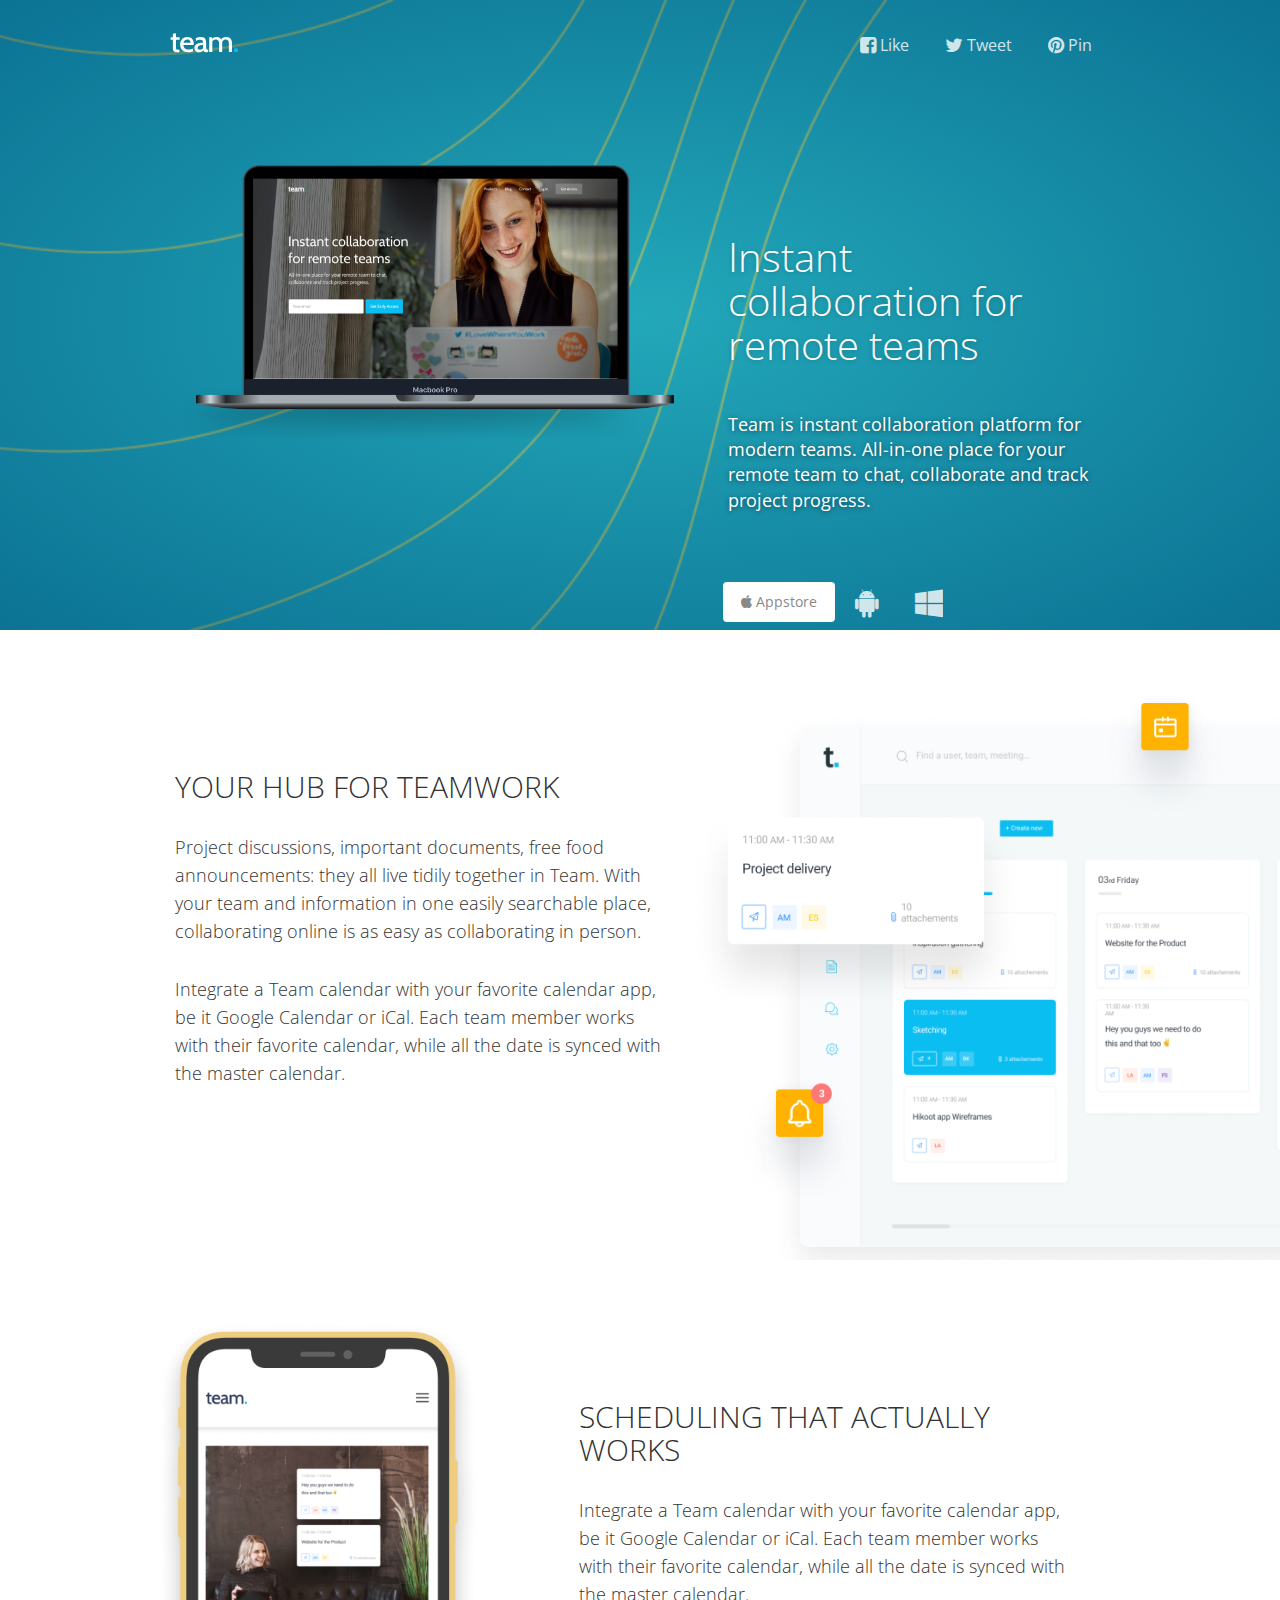
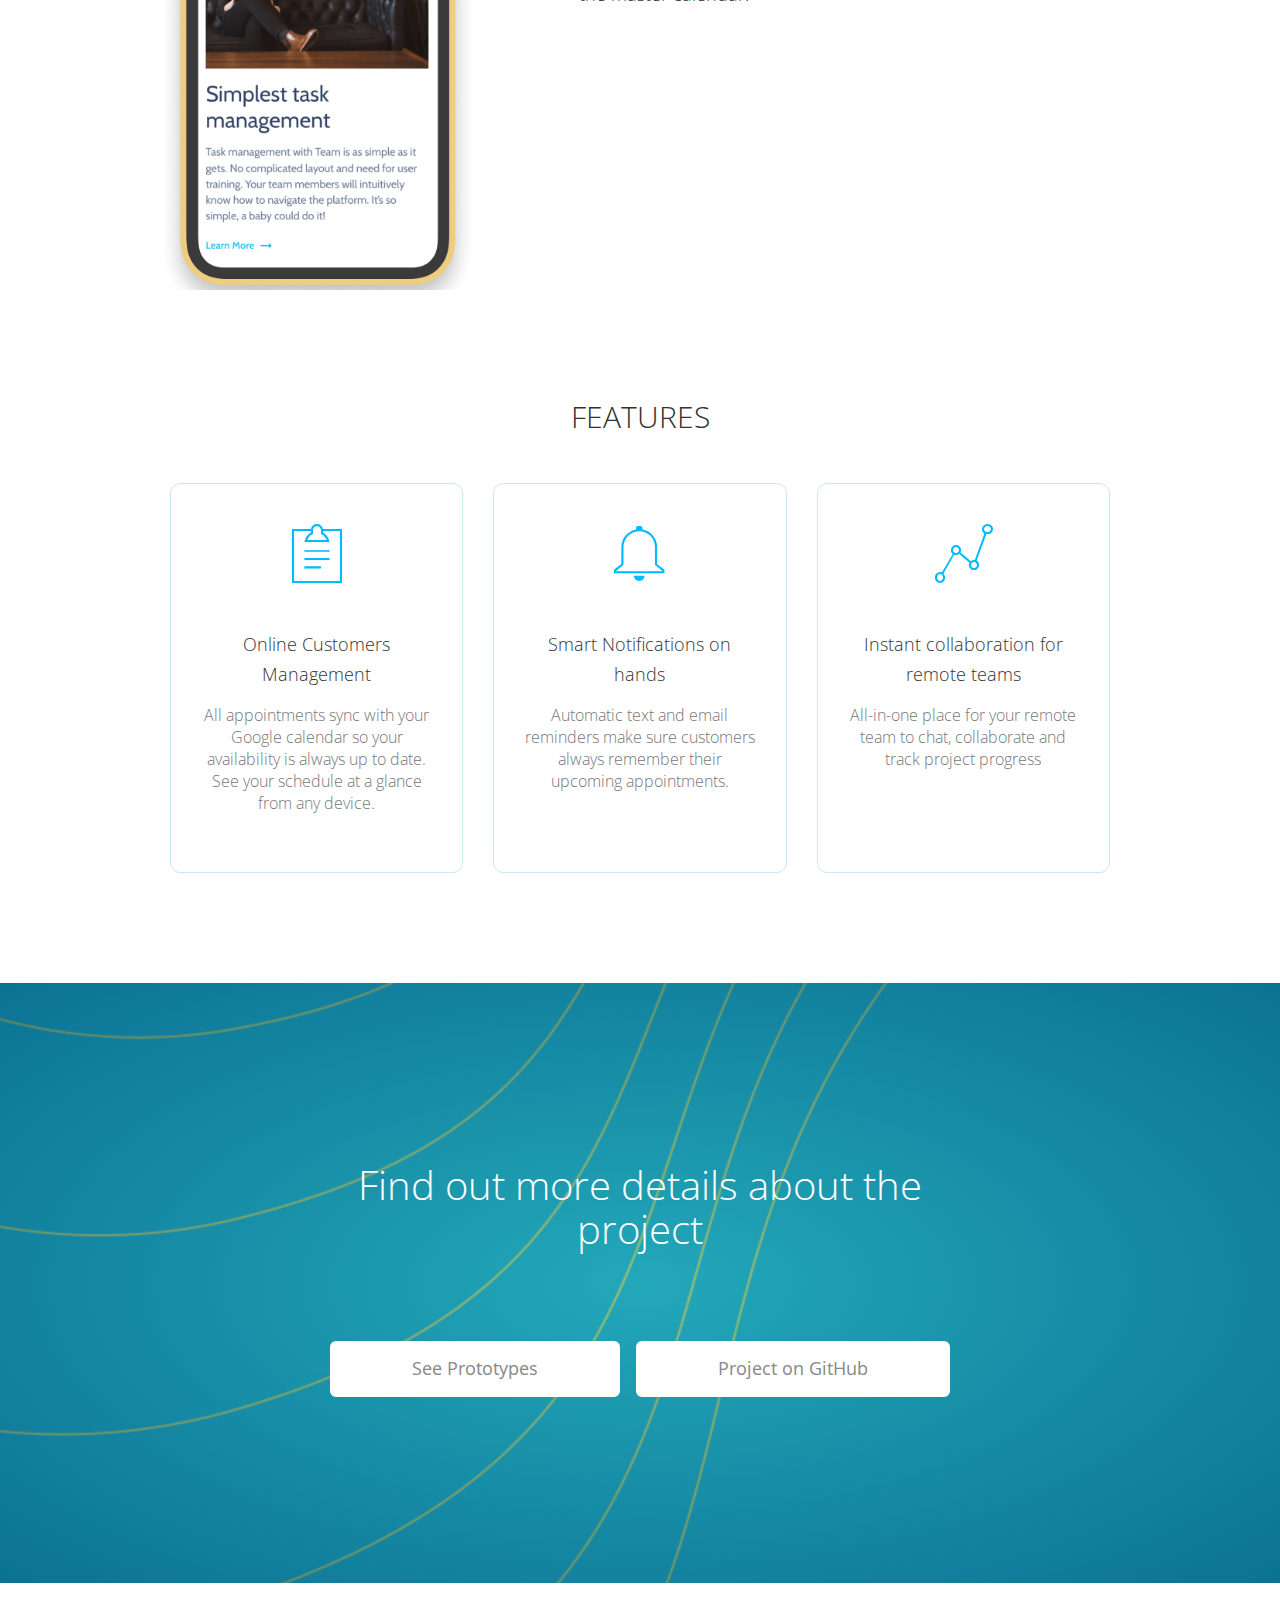
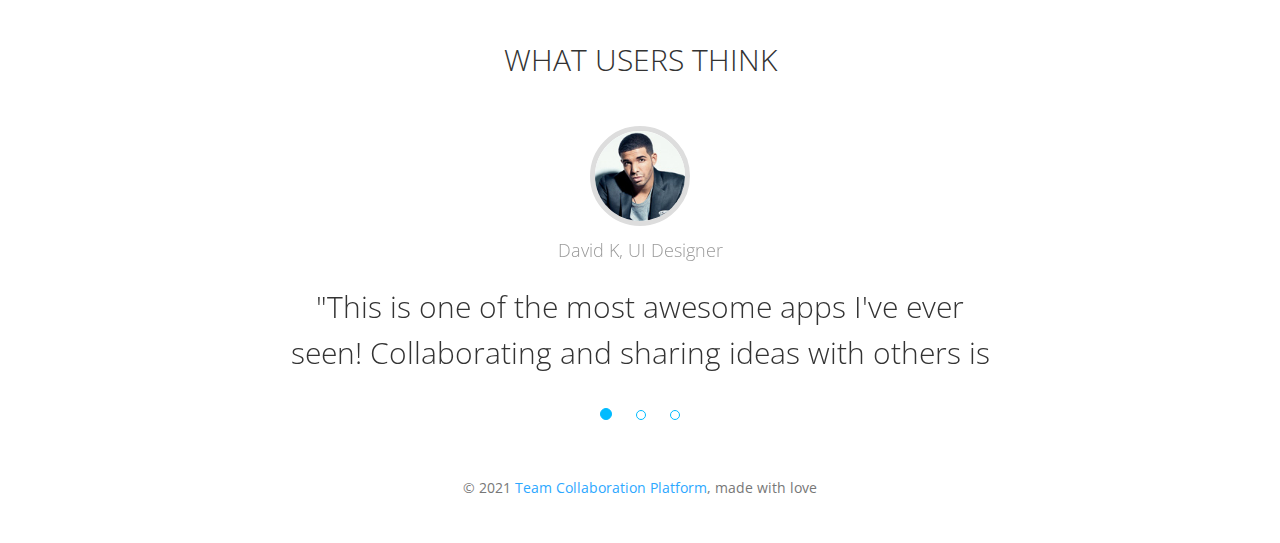
<file: index.html>
<!doctype html>
<html lang="en">
    <head>
        <meta charset="utf-8" />
        <link rel="icon" type="image/png" href="assets/img/favicon.ico">
        <meta http-equiv="X-UA-Compatible" content="IE=edge,chrome=1" />
        <title>Team app - Collaboration platform</title>
        <meta content='width=device-width, initial-scale=1.0, maximum-scale=1.0, user-scalable=0' name='viewport' />
        <meta name="viewport" content="width=device-width" />

        <link href="assets/css/bootstrap.css" rel="stylesheet" />
        <link href="assets/css/landing-page.css" rel="stylesheet"/>

        <!--     Fonts and icons     -->
        <link href="http://maxcdn.bootstrapcdn.com/font-awesome/4.2.0/css/font-awesome.min.css" rel="stylesheet">
        <link href='http://fonts.googleapis.com/css?family=Open+Sans:300italic,400,300' rel='stylesheet' type='text/css'>
        <link href="assets/css/pe-icon-7-stroke.css" rel="stylesheet" />

    </head>
    <body class="landing-page landing-page1">
        <nav class="navbar navbar-transparent navbar-top" role="navigation">
            <div class="container">
                <!-- Brand and toggle get grouped for better mobile display -->
                <div class="navbar-header">
                    <button id="menu-toggle" type="button" class="navbar-toggle" data-toggle="collapse" data-target="#example">
                    <span class="sr-only">Toggle navigation</span>
                    <span class="icon-bar bar1"></span>
                    <span class="icon-bar bar2"></span>
                    <span class="icon-bar bar3"></span>
                    </button>
                    <a href="http://www.creative-tim.com">
                        <div class="logo-container">
                            <div class="logo">
                                <img src="assets/img/Logo.svg" alt="Logo">
                            </div>

                        </div>
                    </a>
                </div>
                <!-- Collect the nav links, forms, and other content for toggling -->
                <div class="collapse navbar-collapse" id="example" >
                    <ul class="nav navbar-nav navbar-right">
                        <li>
                            <a href="#">
                            <i class="fa fa-facebook-square"></i>
                            Like
                            </a>
                        </li>
                        <li>
                            <a href="#">
                            <i class="fa fa-twitter"></i>
                            Tweet
                            </a>
                        </li>
                        <li>
                            <a href="#">
                            <i class="fa fa-pinterest"></i>
                            Pin
                            </a>
                        </li>
                    </ul>
                </div>
                <!-- /.navbar-collapse -->
            </div>
        </nav>
        <div class="wrapper">
            <div class="parallax filter-gradient blue" data-color="blue">
                <div class="parallax-background">
                    <img class="parallax-background-image" src="assets/img/template/team3.jpg">
                </div>
                <div class= "container">
                    <div class="row">
                        <div class="col-md-6 hidden-xs">
                            <div class="parallax-image">
                                <img class="phone" src="assets/img/template/team_mac.png" style="margin-top: 20px"/>
                            </div>
                        </div>
                        <div class="col-md-5 ml">
                            <div class="description">
                                <h2>Instant collaboration for remote teams</h2>
                                <br>
                                <h5>Team is instant collaboration platform for modern teams. All-in-one place for your remote team to chat, collaborate and track project progress. 
                                </h5>
                            </div>
                            <div class="buttons">
                                <button class="btn btn-fill btn-neutral">
                                <i class="fa fa-apple"></i> Appstore
                                </button>
                                <button class="btn btn-simple btn-neutral">
                                <i class="fa fa-android"></i>
                                </button>
                                <button class="btn btn-simple btn-neutral">
                                <i class="fa fa-windows"></i>
                                </button>
                            </div>
                        </div>
                    </div>
                </div>
            </div>
            
            <div class="section section-presentation">
                <div class="container">
                    <div class="row">
                        <div class="col-md-6">
                            <div class="description">
                                <h4 class="header-text">Your hub for teamwork</h4>
                                <p>Project discussions, important documents, free food announcements: they all live tidily together in Team. With your team and information in one easily searchable place, collaborating online is as easy as collaborating in person.</p>
                                <p>Integrate a Team calendar with your favorite calendar app, be it Google Calendar or iCal.
                                    Each team member works with their favorite calendar, while all the date is synced with the master calendar.
                                <p>
                            </div>
                        </div>
                        <div class="col-md-5 hidden-xs">
                            <img src="assets/img/template/team_land2.png">
                        </div>
                    </div>
                </div>
            </div>

            <div class="section section-presentation">
                <div class="container">
                    <div class="row">
                        <div class="col-md-5 hidden-xs">
                            <img src="assets/img/template/team_land3.png">
                        </div>
                        <div class="col-md-6">
                            <div class="description">
                                <h4 class="header-text">Scheduling that actually works</h4>
                                <p>Integrate a Team calendar with your favorite calendar app, be it Google Calendar or iCal.
                                    Each team member works with their favorite calendar, while all the date is synced with the master calendar.</p>
                            </div>
                        </div>
                    </div>
                </div>
            </div>
            
            <div class="section section-features">
                <div class="container">
                    <h4 class="header-text text-center">Features</h4>
                    <div class="row">
                        <div class="col-md-4">
                            <div class="card card-blue">
                                <div class="icon">
                                    <i class="pe-7s-note2"></i>
                                </div>
                                <div class="text">
                                    <h4>Online Customers Management</h4>
                                    <p>All appointments sync with your Google calendar so your availability is always up to date. See your schedule at a glance from any device.</p>
                                </div>
                            </div>
                        </div>
                        <div class="col-md-4">
                            <div class="card card-blue">
                                <div class="icon">
                                    <i class="pe-7s-bell"></i>
                                </div>
                                <h4>Smart Notifications on hands</h4>
                                <p>Automatic text and email reminders make sure customers always remember their upcoming appointments.</p>
                            </div>
                        </div>
                        <div class="col-md-4">
                            <div class="card card-blue">
                                <div class="icon">
                                    <i class="pe-7s-graph1"></i>
                                </div>
                                <h4>Instant collaboration for remote teams</h4>
                                <p>All-in-one place for your remote team to chat, collaborate and track project progress</p>
                            </div>
                        </div>
                    </div>
                </div>
            </div>

            <div class="section section-no-padding">
                <div class="parallax filter-gradient blue" data-color="blue">
                    <div class="parallax-background">
                        <img class ="parallax-background-image" src="assets/img/template/team3.jpg">
                    </div>
                    <div class="info">
                        <h1>Find out more details about the project</h1>
                        <a href="prototypes.html" class="btn btn-neutral btn-lg btn-fill">See Prototypes</a>
                        <a href="prototypes.html" class="btn btn-neutral btn-lg btn-fill ml">Project on GitHub</a>
                    </div>
                </div>
            </div>

          

            <div class="section section-testimonial">
                <div class="container">
                    <h4 class="header-text text-center">What users think</h4>
                    <div id="carousel-example-generic" class="carousel fade" data-ride="carousel">
                        <!-- Wrapper for slides -->
                        <div class="carousel-inner" role="listbox">
                            <div class="item">
                                <div class="mask">
                                    <img src="assets/img/faces/face-4.jpg">
                                </div>
                                <div class="carousel-testimonial-caption">
                                    <p>Stiven K, Frontend developer</p>
                                    <h3>"I absolutely love your app! It's truly amazing, intuitive, and looks awesome!"</h3>
                                </div>
                            </div>
                            <div class="item active">
                                <div class="mask">
                                    <img src="assets/img/faces/face-3.jpg">
                                </div>
                                <div class="carousel-testimonial-caption">
                                    <p>David K, UI Designer</p>
                                    <h3>"This is one of the most awesome apps I've ever seen! Collaborating and sharing ideas with others is esier than ever!"</h3>
                                </div>
                            </div>
                            <div class="item">
                                <div class="mask">
                                    <img src="assets/img/faces/face-2.jpg">
                                </div>
                                <div class="carousel-testimonial-caption">
                                    <p>Paul M, PR Manager</p>
                                    <h3>"Loving this! Just picked it up the other day. Thank you for the work you put into this."</h3>
                                </div>
                            </div>
                        </div>
                        <ol class="carousel-indicators carousel-indicators-blue">
                            <li data-target="#carousel-example-generic" data-slide-to="0" class="active"></li>
                            <li data-target="#carousel-example-generic" data-slide-to="1"></li>
                            <li data-target="#carousel-example-generic" data-slide-to="2"></li>
                        </ol>
                    </div>

                    

                </div>
            </div>
            
            <footer class="footer">
                <div class="container">
                    
                   
                    <div class="copyright">
                        &copy; 2021 <a href="#">Team Collaboration Platform</a>, made with love
                    </div>
                </div>
            </footer>
        </div>

    </body>
    <script src="assets/js/jquery-1.10.2.js" type="text/javascript"></script>
    <script src="assets/js/jquery-ui-1.10.4.custom.min.js" type="text/javascript"></script>
    <script src="assets/js/bootstrap.js" type="text/javascript"></script>
    <script src="assets/js/awesome-landing-page.js" type="text/javascript"></script>
</html>
</file>
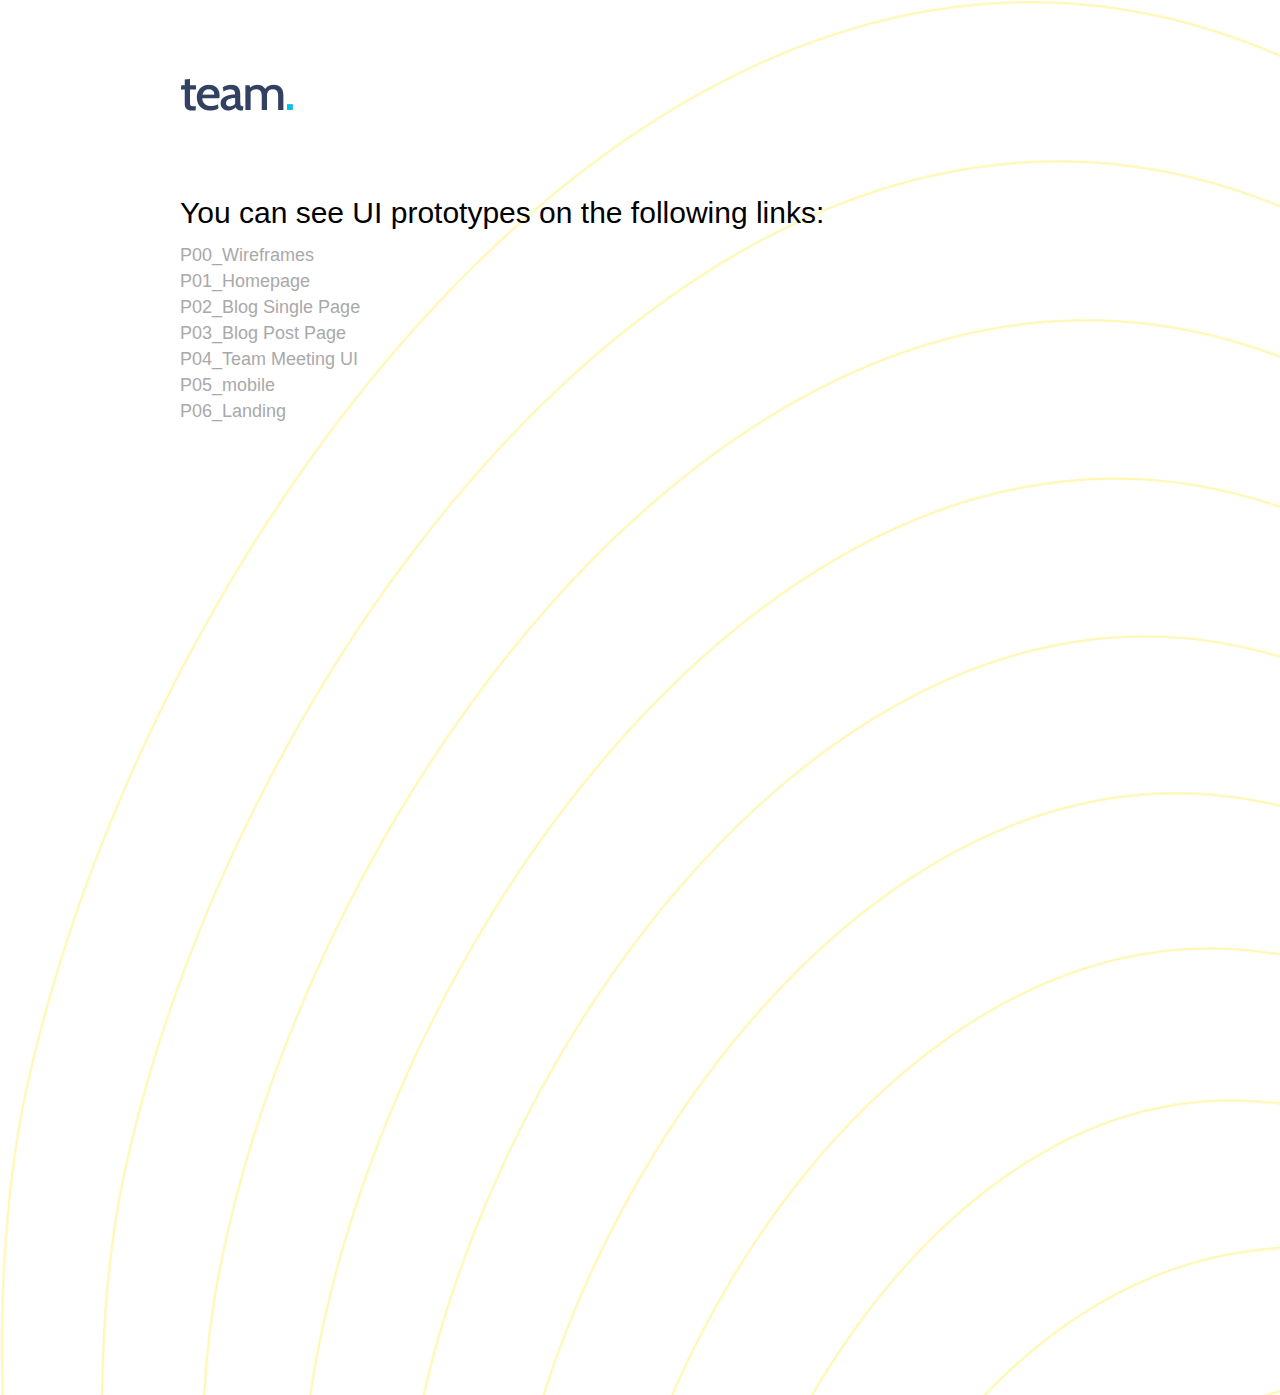
<file: prototypes.html>
<!DOCTYPE html>
<html lang="en">
<head>
    <meta charset="UTF-8">
    <meta http-equiv="X-UA-Compatible" content="IE=edge">
    <meta name="viewport" content="width=device-width, initial-scale=1.0">
    <link rel="icon" type="image/png" href="assets/img/favicon.png">
    <link rel="stylesheet" href="assets/css/landing-page.css">
    <title>Team - Prototypes</title>
</head>
<body class="bg">

    

    <div class="omotac">
        <a href="index.html"><img src="assets/img/team_land0.png" alt="logo"></a>
        
    <h1>You can see UI prototypes on the following links:</h1>
    <a href="https://www.figma.com/proto/c0WvHf9FSSY06F6MPpNccV/Team-platform?node-id=130%3A71&scaling=contain&page-id=130%3A2" target="_blank" class="block">P00_Wireframes</a>
    <a href="https://www.figma.com/proto/c0WvHf9FSSY06F6MPpNccV/Team-platform?node-id=11%3A3&scaling=min-zoom&page-id=8%3A21" target="_blank" class="block">P01_Homepage</a>
    <a href="https://www.figma.com/proto/c0WvHf9FSSY06F6MPpNccV/Team-platform?node-id=9%3A542&scaling=scale-down&page-id=8%3A21
    " target="_blank" class="block">P02_Blog Single Page</a>
    <a href="https://www.figma.com/proto/c0WvHf9FSSY06F6MPpNccV/Team-platform?node-id=9%3A399&scaling=scale-down&page-id=8%3A21" target="_blank" class="block">P03_Blog Post Page</a>
    <a href="https://www.figma.com/proto/c0WvHf9FSSY06F6MPpNccV/Team-platform?node-id=67%3A23&scaling=min-zoom&page-id=8%3A21" target="_blank" class="block">P04_Team Meeting UI</a>
    <a href="https://www.figma.com/proto/c0WvHf9FSSY06F6MPpNccV/Team-platform?node-id=157%3A79&scaling=scale-down&page-id=131%3A2" target="_blank" class="block">P05_mobile</a>
    <a href="https://www.figma.com/proto/c0WvHf9FSSY06F6MPpNccV/Team-platform?node-id=69%3A8&scaling=contain&page-id=59%3A0" target="_blank" class="block">P06_Landing</a>
</div>
</body>
</html>
</file>
<file: assets/css/landing-page.css>
/*!

 =========================================================
 * Awesome Landing Page - v1.2.2
 =========================================================
 
 * Product Page: https://www.creative-tim.com/product/awesome-landing-page
 * Copyright 2017 Creative Tim (http://www.creative-tim.com)
 * Licensed under MIT (https://github.com/creativetimofficial/awesome-landing-page/blob/master/LICENSE.md)
 
 =========================================================
 
 * The above copyright notice and this permission notice shall be included in all copies or substantial portions of the Software.
 */

/*           Font Smoothing      */
h1, .h1, h2, .h2, h3, .h3, h4, .h4, h5, .h5, h6, .h6, p, .navbar, .brand, .btn-simple, a, .td-name, td {
  -moz-osx-font-smoothing: grayscale;
  -webkit-font-smoothing: antialiased;
  font-family: "Helvetica Neue","Open Sans",Arial,sans-serif;
}

h1, .h1, h2, .h2, h3, .h3, h4, .h4 {
  font-weight: 400;
  margin: 30px 0 15px;
}

h1, .h1 {
  font-size: 52px;
}

h2, .h2 {
  font-size: 36px;
}

h3, .h3 {
  font-size: 28px;
  margin: 20px 0 10px;
}

h4, .h4 {
  font-size: 22px;
  line-height: 30px;
}

h5, .h5 {
  font-size: 18px;
  margin-bottom: 15px;
}

h6, .h6 {
  font-size: 14px;
  font-weight: 600;
  text-transform: uppercase;
}

p {
  font-size: 16px;
  line-height: 1.5;
}

/*     General overwrite     */
body {
  font-family: "Helvetica Neue","Open Sans",Arial,sans-serif;
}

a {
  color: #2ca8ff;
}
a:hover, a:focus {
  color: #109cff;
  text-decoration: none;
}

a:focus, a:active {
  outline: 0;
}

.navbar {
  -webkit-transition: all 300ms linear;
  -moz-transition: all 300ms linear;
  -o-transition: all 300ms linear;
  -ms-transition: all 300ms linear;
  transition: all 300ms linear;
}

.btn-hover, i {
  -webkit-transition: all 150ms linear;
  -moz-transition: all 150ms linear;
  -o-transition: all 150ms linear;
  -ms-transition: all 150ms linear;
  transition: all 150ms linear;
}

.fa {
  width: 18px;
  text-align: center;
}

.btn {
  border-width: 2px;
  background-color: transparent;
  font-weight: 400;
  opacity: 0.8;
  filter: alpha(opacity=80);
  padding: 8px 16px;
  border-color: #888888;
  color: #888888;
}
.btn:hover, .btn:focus, .btn:active, .btn.active, .open > .btn.dropdown-toggle {
  background-color: transparent;
  color: #777777;
  border-color: #777777;
}
.btn:disabled, .btn[disabled], .btn.disabled {
  background-color: transparent;
  border-color: #888888;
}
.btn.btn-fill {
  color: white;
  background-color: #888888;
  opacity: 1;
  filter: alpha(opacity=100);
}
.btn.btn-fill:hover, .btn.btn-fill:focus, .btn.btn-fill:active, .btn.btn-fill.active, .open > .btn.btn-fill.dropdown-toggle {
  background-color: #777777;
  color: white;
}
.btn.btn-fill .caret {
  border-top-color: white;
}
.btn .caret {
  border-top-color: #888888;
}
.btn:hover, .btn:focus {
  opacity: 1;
  filter: alpha(opacity=100);
  outline: 0 !important;
}
.btn:active, .btn.active, .open > .btn.dropdown-toggle {
  -webkit-box-shadow: none;
  box-shadow: none;
  outline: 0 !important;
}
.btn.btn-icon {
  padding: 8px;
}

.btn-primary {
  border-color: #3472f7;
  color: #3472f7;
}
.btn-primary:hover, .btn-primary:focus, .btn-primary:active, .btn-primary.active, .open > .btn-primary.dropdown-toggle {
  background-color: transparent;
  color: #1d62f0;
  border-color: #1d62f0;
}
.btn-primary:disabled, .btn-primary[disabled], .btn-primary.disabled {
  background-color: transparent;
  border-color: #3472f7;
}
.btn-primary.btn-fill {
  color: white;
  background-color: #3472f7;
  opacity: 1;
  filter: alpha(opacity=100);
}
.btn-primary.btn-fill:hover, .btn-primary.btn-fill:focus, .btn-primary.btn-fill:active, .btn-primary.btn-fill.active, .open > .btn-primary.btn-fill.dropdown-toggle {
  background-color: #1d62f0;
  color: white;
}
.btn-primary.btn-fill .caret {
  border-top-color: white;
}
.btn-primary .caret {
  border-top-color: #3472f7;
}

.btn-success {
  border-color: #3ABE41;
  color: #3ABE41;
}
.btn-success:hover, .btn-success:focus, .btn-success:active, .btn-success.active, .open > .btn-success.dropdown-toggle {
  background-color: transparent;
  color: #3ABE41;
  border-color: #34aa3a;
}
.btn-success:disabled, .btn-success[disabled], .btn-success.disabled {
  background-color: transparent;
  border-color: #3ABE41;
}
.btn-success.btn-fill {
  color: white;
  background-color: #3ABE41;
  opacity: 1;
  filter: alpha(opacity=100);
}
.btn-success.btn-fill:hover, .btn-success.btn-fill:focus, .btn-success.btn-fill:active, .btn-success.btn-fill.active, .open > .btn-success.btn-fill.dropdown-toggle {
  background-color: #34aa3a;
  color: white;
}
.btn-success.btn-fill .caret {
  border-top-color: white;
}
.btn-success .caret {
  border-top-color: #3ABE41;
}

.btn-info {
  border-color: #2ca8ff;
  color: #2ca8ff;
}
.btn-info:hover, .btn-info:focus, .btn-info:active, .btn-info.active, .open > .btn-info.dropdown-toggle {
  background-color: transparent;
  color: #109cff;
  border-color: #109cff;
}
.btn-info:disabled, .btn-info[disabled], .btn-info.disabled {
  background-color: transparent;
  border-color: #2ca8ff;
}
.btn-info.btn-fill {
  color: white;
  background-color: #2ca8ff;
  opacity: 1;
  filter: alpha(opacity=100);
}
.btn-info.btn-fill:hover, .btn-info.btn-fill:focus, .btn-info.btn-fill:active, .btn-info.btn-fill.active, .open > .btn-info.btn-fill.dropdown-toggle {
  background-color: #109cff;
  color: white;
}
.btn-info.btn-fill .caret {
  border-top-color: white;
}
.btn-info .caret {
  border-top-color: #2ca8ff;
}

.btn-warning {
  border-color: #FFA17F;
  color: #FFA17F;
}
.btn-warning:hover, .btn-warning:focus, .btn-warning:active, .btn-warning.active, .open > .btn-warning.dropdown-toggle {
  background-color: transparent;
  color: #ff967f;
  border-color: #ff967f;
}
.btn-warning:disabled, .btn-warning[disabled], .btn-warning.disabled {
  background-color: transparent;
  border-color: #ff9500;
}
.btn-warning.btn-fill {
  color: white;
  background-color: #FFA17F;
  opacity: 1;
  filter: alpha(opacity=100);
}
.btn-warning.btn-fill:hover, .btn-warning.btn-fill:focus, .btn-warning.btn-fill:active, .btn-warning.btn-fill.active, .open > .btn-warning.btn-fill.dropdown-toggle {
  background-color: #ff967f;
  color: white;
}
.btn-warning.btn-fill .caret {
  border-top-color: white;
}
.btn-warning .caret {
  border-top-color: #ff9500;
}

.btn-danger {
  border-color: #E01724;
  color: #E01724;
}
.btn-danger:hover, .btn-danger:focus, .btn-danger:active, .btn-danger.active, .open > .btn-danger.dropdown-toggle {
  background-color: transparent;
  color: #C91420;
  border-color: #C91420;
}
.btn-danger:disabled, .btn-danger[disabled], .btn-danger.disabled {
  background-color: transparent;
  border-color: #E01724;
}
.btn-danger.btn-fill {
  color: white;
  background-color: #E01724;
  opacity: 1;
  filter: alpha(opacity=100);
}
.btn-danger.btn-fill:hover, .btn-danger.btn-fill:focus, .btn-danger.btn-fill:active, .btn-danger.btn-fill.active, .open > .btn-danger.btn-fill.dropdown-toggle {
  background-color: #C91420;
  color: white;
}
.btn-danger.btn-fill .caret {
  border-top-color: white;
}
.btn-danger .caret {
  border-top-color: #E01724;
}

.btn-neutral {
  border-color: white;
  color: white;
}
.btn-neutral:hover, .btn-neutral:focus, .btn-neutral:active, .btn-neutral.active, .open > .btn-neutral.dropdown-toggle {
  background-color: transparent;
  color: white;
  border-color: white;
}
.btn-neutral:disabled, .btn-neutral[disabled], .btn-neutral.disabled {
  background-color: transparent;
  border-color: white;
}
.btn-neutral.btn-fill {
  color: white;
  background-color: white;
  opacity: 1;
  filter: alpha(opacity=100);
}
.btn-neutral.btn-fill:hover, .btn-neutral.btn-fill:focus, .btn-neutral.btn-fill:active, .btn-neutral.btn-fill.active, .open > .btn-neutral.btn-fill.dropdown-toggle {
  background-color: white;
  color: white;
}
.btn-neutral.btn-fill .caret {
  border-top-color: white;
}
.btn-neutral .caret {
  border-top-color: white;
}
.btn-neutral:active, .btn-neutral.active, .open > .btn-neutral.dropdown-toggle {
  background-color: white;
  color: #888888;
}
.btn-neutral.btn-fill, .btn-neutral.btn-fill:hover, .btn-neutral.btn-fill:focus {
  color: #888888;
}
.btn-neutral.btn-simple:active, .btn-neutral.btn-simple.active {
  background-color: transparent;
}

.btn:disabled, .btn[disabled], .btn.disabled {
  opacity: 0.5;
  filter: alpha(opacity=50);
}

.btn-round {
  border-width: 1px;
  border-radius: 30px !important;
  padding: 9px 18px;
}
.btn-round.btn-icon {
  padding: 9px;
}

.btn-simple {
  border: 0;
  font-size: 16px;
  padding: 8px 16px;
}
.btn-simple.btn-icon {
  padding: 8px;
}

.btn-lg {
  font-size: 18px;
  border-radius: 6px;
  padding: 14px 30px;
  font-weight: 400;
}
.btn-lg.btn-round {
  padding: 15px 30px;
}
.btn-lg.btn-simple {
  padding: 16px 30px;
}

.btn-sm {
  font-size: 12px;
  border-radius: 3px;
  padding: 5px 10px;
}
.btn-sm.btn-round {
  padding: 6px 10px;
}
.btn-sm.btn-simple {
  padding: 7px 10px;
}

.btn-xs {
  font-size: 12px;
  border-radius: 3px;
  padding: 1px 5px;
}
.btn-xs.btn-round {
  padding: 2px 5px;
}
.btn-xs.btn-simple {
  padding: 3px 5px;
}

.btn-wd {
  min-width: 140px;
}

.btn-group.select {
  width: 100%;
}

.btn-group.select .btn {
  text-align: left;
}

.btn-group.select .caret {
  position: absolute;
  top: 50%;
  margin-top: -1px;
  right: 8px;
}

.section {
  padding: 30px 0;
  position: relative;
  background-color: #FFFFFF;
}

.section-gray {
  background-color: #EEEEEE;
}

.section-white {
  background-color: #FFFFFF;
}

.navbar {
  border: 0;
  font-size: 16px;
}
.navbar .navbar-brand {
  font-weight: 600;
  margin: 5px 0px;
  padding: 20px 15px;
  font-size: 20px;
}
.navbar .navbar-nav > li > a {
  padding: 10px 15px;
  margin: 15px 3px;
}
.navbar .navbar-nav > li > a.btn {
  margin: 15px 3px;
  padding: 8px 16px;
}
.navbar .navbar-nav > li > a.btn-round {
  margin: 16px 3px;
}
.navbar .navbar-nav > li > a [class^="fa"] {
  font-size: 19px;
  position: relative;
  top: 1px;
}
.navbar .btn {
  margin: 15px 3px;
  font-size: 14px;
}
.navbar .btn-simple {
  font-size: 16px;
}

.navbar-transparent .navbar-brand, [class*="navbar-ct"] .navbar-brand {
  color: white;
  opacity: 0.9;
  filter: alpha(opacity=90);
}
.navbar-transparent .navbar-brand:focus, .navbar-transparent .navbar-brand:hover, [class*="navbar-ct"] .navbar-brand:focus, [class*="navbar-ct"] .navbar-brand:hover {
  background-color: transparent;
  opacity: 1;
  filter: alpha(opacity=100);
}
.navbar-transparent .navbar-nav > li > a, [class*="navbar-ct"] .navbar-nav > li > a {
  color: white;
  border-color: white;
  opacity: 0.8;
  filter: alpha(opacity=80);
}
.navbar-transparent .navbar-nav > .active > a,
.navbar-transparent .navbar-nav > .active > a:hover,
.navbar-transparent .navbar-nav > .active > a:focus,
.navbar-transparent .navbar-nav > li > a:hover,
.navbar-transparent .navbar-nav > li > a:focus, [class*="navbar-ct"] .navbar-nav > .active > a,
[class*="navbar-ct"] .navbar-nav > .active > a:hover,
[class*="navbar-ct"] .navbar-nav > .active > a:focus,
[class*="navbar-ct"] .navbar-nav > li > a:hover,
[class*="navbar-ct"] .navbar-nav > li > a:focus {
  background-color: transparent;
  border-radius: 3px;
  color: white;
  opacity: 1;
  filter: alpha(opacity=100);
}
.navbar-transparent .navbar-nav > .dropdown > a .caret,
.navbar-transparent .navbar-nav > .dropdown > a:hover .caret,
.navbar-transparent .navbar-nav > .dropdown > a:focus .caret, [class*="navbar-ct"] .navbar-nav > .dropdown > a .caret,
[class*="navbar-ct"] .navbar-nav > .dropdown > a:hover .caret,
[class*="navbar-ct"] .navbar-nav > .dropdown > a:focus .caret {
  border-bottom-color: white;
  border-top-color: white;
}
.navbar-transparent .navbar-nav > .open > a,
.navbar-transparent .navbar-nav > .open > a:hover,
.navbar-transparent .navbar-nav > .open > a:focus, [class*="navbar-ct"] .navbar-nav > .open > a,
[class*="navbar-ct"] .navbar-nav > .open > a:hover,
[class*="navbar-ct"] .navbar-nav > .open > a:focus {
  background-color: transparent;
  color: white;
  opacity: 1;
  filter: alpha(opacity=100);
}
.navbar-transparent .btn-default, [class*="navbar-ct"] .btn-default {
  color: white;
  border-color: white;
}
.navbar-transparent .btn-default.btn-fill, [class*="navbar-ct"] .btn-default.btn-fill {
  color: #9a9a9a;
  background-color: white;
  opacity: 0.9;
  filter: alpha(opacity=90);
}
.navbar-transparent .btn-default.btn-fill:hover,
.navbar-transparent .btn-default.btn-fill:focus,
.navbar-transparent .btn-default.btn-fill:active,
.navbar-transparent .btn-default.btn-fill.active,
.navbar-transparent .open .dropdown-toggle.btn-fill.btn-default, [class*="navbar-ct"] .btn-default.btn-fill:hover,
[class*="navbar-ct"] .btn-default.btn-fill:focus,
[class*="navbar-ct"] .btn-default.btn-fill:active,
[class*="navbar-ct"] .btn-default.btn-fill.active,
[class*="navbar-ct"] .open .dropdown-toggle.btn-fill.btn-default {
  border-color: white;
  opacity: 1;
  filter: alpha(opacity=100);
}

.navbar-transparent .dropdown-menu .divider {
  background-color: rgba(255, 255, 255, 0.2);
}

.footer {
  background-color: white;
  line-height: 20px;
}
.footer nav > ul {
  list-style: none;
  margin: 0;
  padding: 0;
  font-weight: normal;
}
.footer nav > ul a:not(.btn) {
  color: #9a9a9a;
  display: block;
  margin-bottom: 3px;
}
.footer nav > ul a:not(.btn):hover, .footer nav > ul a:not(.btn):focus {
  color: #777777;
}
.footer .social-area {
  padding: 15px 0;
}
.footer .social-area h5 {
  padding-bottom: 15px;
}
.footer .social-area > a:not(.btn) {
  color: #9a9a9a;
  display: inline-block;
  vertical-align: top;
  padding: 10px 5px;
  font-size: 20px;
  font-weight: normal;
  line-height: 20px;
  text-align: center;
}
.footer .social-area > a:not(.btn):hover, .footer .social-area > a:not(.btn):focus {
  color: #777777;
}
.footer .copyright {
  color: #777777;
  padding: 10px 15px;
  margin: 15px 3px;
  line-height: 20px;
  text-align: center;
}
.footer hr {
  border-color: #dddddd;
}
.footer .title {
  color: #777777;
}

.footer:not(.footer-big) nav > ul {
  font-size: 16px;
}
.footer:not(.footer-big) nav > ul li {
  margin-left: 20px;
  float: left;
}
.footer:not(.footer-big) nav > ul a {
  padding: 10px 0px;
  margin: 15px 10px 15px 0px;
}

.footer-default {
  background-color: whitesmoke;
}

.btn-social {
  opacity: 0.85;
  padding: 8px 9px;
}
.btn-social .fa {
  font-size: 18px;
  vertical-align: middle;
  display: inline-block;
}
.btn-social.btn-simple {
  padding: 9px 5px;
  font-size: 16px;
}
.btn-social.btn-simple .fa {
  font-size: 20px;
  position: relative;
  top: -2px;
  width: 24px;
}

.btn-facebook {
  border-color: #3b5998;
  color: #3b5998;
}
.btn-facebook:hover, .btn-facebook:focus, .btn-facebook:active, .btn-facebook.active, .open > .btn-facebook.dropdown-toggle {
  background-color: transparent;
  color: #3b5998;
  border-color: #3b5998;
  opacity: 1;
}
.btn-facebook:disabled, .btn-facebook[disabled], .btn-facebook.disabled {
  background-color: transparent;
  border-color: #3b5998;
}
.btn-facebook.btn-fill {
  color: white;
  background-color: #3b5998;
  opacity: 0.9;
}
.btn-facebook.btn-fill:hover, .btn-facebook.btn-fill:focus, .btn-facebook.btn-fill:active, .btn-facebook.btn-fill.active, .open > .btn-facebook.btn-fill.dropdown-toggle {
  background-color: #3b5998;
  color: white;
  opacity: 1;
}

.btn-twitter {
  border-color: #55acee;
  color: #55acee;
}
.btn-twitter:hover, .btn-twitter:focus, .btn-twitter:active, .btn-twitter.active, .open > .btn-twitter.dropdown-toggle {
  background-color: transparent;
  color: #55acee;
  border-color: #55acee;
  opacity: 1;
}
.btn-twitter:disabled, .btn-twitter[disabled], .btn-twitter.disabled {
  background-color: transparent;
  border-color: #55acee;
}
.btn-twitter.btn-fill {
  color: white;
  background-color: #55acee;
  opacity: 0.9;
}
.btn-twitter.btn-fill:hover, .btn-twitter.btn-fill:focus, .btn-twitter.btn-fill:active, .btn-twitter.btn-fill.active, .open > .btn-twitter.btn-fill.dropdown-toggle {
  background-color: #55acee;
  color: white;
  opacity: 1;
}

.btn-pinterest {
  border-color: #cc2127;
  color: #cc2127;
}
.btn-pinterest:hover, .btn-pinterest:focus, .btn-pinterest:active, .btn-pinterest.active, .open > .btn-pinterest.dropdown-toggle {
  background-color: transparent;
  color: #cc2127;
  border-color: #cc2127;
  opacity: 1;
}
.btn-pinterest:disabled, .btn-pinterest[disabled], .btn-pinterest.disabled {
  background-color: transparent;
  border-color: #cc2127;
}
.btn-pinterest.btn-fill {
  color: white;
  background-color: #cc2127;
  opacity: 0.9;
}
.btn-pinterest.btn-fill:hover, .btn-pinterest.btn-fill:focus, .btn-pinterest.btn-fill:active, .btn-pinterest.btn-fill.active, .open > .btn-pinterest.btn-fill.dropdown-toggle {
  background-color: #cc2127;
  color: white;
  opacity: 1;
}
.border-top{
  border-top: 1px solid #e2e2e2;
}

.parallax .parallax-image  {
  width: 100%;
  position: relative;
  height: 100%;
 
}

.parallax .parallax-image.second-image{
  position: absolute;
  right: -200px;
  top: 0;
}

.landing-page ol{
  font-weight: 300;
}

.landing-page .section p{
  margin-top: 30px;
  line-height: 28px;
  font-size: 18px;
  font-weight: 200;
}
.landing-page .section-description h5 {
  margin-top: 40px;
}
.landing-page .img-container {
  border-radius: 10px;
  overflow: hidden;
}
.landing-page .img-container img {
  width: 100%;
}
.landing-page .section-testimonials .carousel-control {
  left: -70px;
}
.landing-page .section-testimonials .carousel-control .fa {
  top: 40%;
}
.landing-page .section-testimonials .carousel-control.right {
  right: -40px;
  left: auto;
}
.landing-page .section-clients {
  padding: 50px 0;
}
.landing-page .section-clients .info .icon {
  background: transparent;
}
.landing-page .section-clients .icon i {
  color: #AAAAAA;
}
.landing-page .section-clients h3 {
  margin-top: 10px;
}
.landing-page .social-line {
  border-bottom: 1px solid #dddddd;
}
.landing-page .carousel-indicators {
  bottom: -50px;
}
.landing-page .carousel-indicators li {
  margin: 1px 10px;
  border-color: #888888;
}
.landing-page .carousel-indicators .active{
  background-color: #888888;
}
.landing-page .carousel-indicators.carousel-indicators-blue li {
  border-color: #00bbff;
}
.landing-page .carousel-indicators.carousel-indicators-blue .active {
  background-color: #00bbff;
}
.landing-page .carousel-indicators.carousel-indicators-green li {
  border-color: #3ABE41;
}
.landing-page .carousel-indicators.carousel-indicators-green .active {
  background-color: #3ABE41;
}
.landing-page .carousel-indicators.carousel-indicators-orange li {
  border-color: #FFA17F;
}
.landing-page .carousel-indicators.carousel-indicators-orange .active {
  background-color: #FFA17F;
}
.landing-page .carousel-indicators.carousel-indicators-red li {
  border-color: #E01724;
}
.landing-page .carousel-indicators.carousel-indicators-red .active {
  background-color: #E01724;
}
.landing-page .carousel-inner > .item > img,
.landing-page .carousel-inner > .item > a > img {
  display: block;
  margin: 0 auto;
  height: auto;
  border-radius: 10px;
  width: 100%;
}
.landing-page .carousel.fade {
  opacity: 1;
}
.landing-page .carousel.fade .item {
  -moz-transition: opacity ease-in-out .7s;
  -o-transition: opacity ease-in-out .7s;
  -webkit-transition: opacity ease-in-out .7s;
  transition: opacity ease-in-out .7s;
  left: 0 !important;
  opacity: 0;
  top: 0;
  position: absolute;
  width: 100%;
  display: block !important;
  z-index: 1;
}
.landing-page .carousel.fade .item:first-child {
  top: auto;
  position: relative;
}
.landing-page .carousel.fade .item.active {
  opacity: 1;
  -moz-transition: opacity ease-in-out .7s;
  -o-transition: opacity ease-in-out .7s;
  -webkit-transition: opacity ease-in-out .7s;
  transition: opacity ease-in-out .7s;
  z-index: 2;
}


.logo-container .logo{
    overflow: hidden;
    max-width: 90px; 
    float: left;
    padding-top:10px;
}

.logo-container .brand{
    font-size: 18px;
    color: #FFFFFF;
    line-height: 20px;
    float: left;
    margin-left: 10px;
    margin-top: 5px;
    width: 50px;
    height: 50px;
}
.logo-container{
    margin-top: 10px;
}
.logo-container .logo img{
    width: 100%;
}

.landing-page1 .container{
  max-width: 970px;
} 

.landing-page2 .container{
  max-width: 1170px;
}

 .header-text{
      text-transform: uppercase;
      font-weight: 200;
      color: #333;
      margin-bottom: 20px;
      font-size: 30px;
      position: relative;
      line-height: 24px;
}

.landing-page .navbar-top {
  position: absolute;
  top: 0;
  right: 0;
  left: 0;
  z-index: 1030;
}

.landing-page .parallax {
  width: 100%;
  height: 630px;
  overflow: hidden;
  display: block;
  background-size: 100%;
}

.landing-page .parallax .container{
  z-index: 2;
  position: absolute;
  top: 0;
  margin-left: auto;
  margin-right: auto;
  left: 0;
  right: 0;
}

.filter-gradient{
  position: relative;
}
.filter-gradient:after{
    background-size: 2000px;
    position: absolute;
    left: 0;
    top: 0;
    width: 100%;
    height: 100%;
    display: block;
    z-index: 1;
    content: "";
    opacity: .7;
}
.filter-gradient.gray:after{
/* IE9 SVG, needs conditional override of 'filter' to 'none' */
background: url([data-uri]);
background: -moz-linear-gradient(top,  rgba(35,37,38,1) 0%, rgba(65,67,69,0.87) 100%); /* FF3.6+ */
background: -webkit-gradient(linear, left top, left bottom, color-stop(0%,rgba(35,37,38,1)), color-stop(100%,rgba(65,67,69,0.87))); /* Chrome,Safari4+ */
background: -webkit-linear-gradient(top,  rgba(35,37,38,1) 0%,rgba(65,67,69,0.87) 100%); /* Chrome10+,Safari5.1+ */
background: -o-linear-gradient(top,  rgba(35,37,38,1) 0%,rgba(65,67,69,0.87) 100%); /* Opera 11.10+ */
background: -ms-linear-gradient(top,  rgba(35,37,38,1) 0%,rgba(65,67,69,0.87) 100%); /* IE10+ */
background: linear-gradient(to bottom,  rgba(35,37,38,1) 0%,rgba(65,67,69,0.87) 100%); /* W3C */
filter: progid:DXImageTransform.Microsoft.gradient( startColorstr='#232526', endColorstr='#de414345',GradientType=0 ); /* IE6-8 */

}
.filter-gradient.blue:after{
    background: rgba(4, 164, 213, 0.756) ; /* Old browsers */
    background: radial-gradient(center, ellipse cover,  #1e5799 0%, rgba(12, 150, 255, 0.8)  0%, #0C526C 100%, #3d7eaa 100%, #182848 100%, #6e48aa 100%, #6e48aa 100%); /* FF3.6+ */
    background: -webkit-gradient(radial, center center, 0px, center center, 100%, color-stop(0%,#1e5799), color-stop(0%,rgba(54, 151, 142, 0.8) ), color-stop(100%,#0C526C), color-stop(100%,#3d7eaa), color-stop(100%,#182848), color-stop(100%,#6e48aa), color-stop(100%,#6e48aa)); /* Chrome,Safari4+ */
    background: -webkit-radial-gradient(center, ellipse cover,  #1e5799 0%,rgba(54, 151, 142, 0.8)  0%,#0C526C 100%,#3d7eaa 100%,#182848 100%,#6e48aa 100%,#6e48aa 100%); /* Chrome10+,Safari5.1+ */
    background: -o-radial-gradient(center, ellipse cover,  #1e5799 0%,rgba(54, 151, 142, 0.8)  0%,#0C526C 100%,#3d7eaa 100%,#182848 100%,#6e48aa 100%,#6e48aa 100%); /* Opera 12+ */
    background: -ms-radial-gradient(center, ellipse cover,  #1e5799 0%,rgba(54, 151, 142, 0.8)  0%,#0C526C 100%,#3d7eaa 100%,#182848 100%,#6e48aa 100%,#6e48aa 100%); /* IE10+ */
    background: radial-gradient(ellipse at center,  #1e5799 0%,rgba(54, 151, 142, 0.8)  0%,#0C526C 100%,#3d7eaa 100%,#182848 100%,#6e48aa 100%,#6e48aa 100%); /* W3C */
    filter: progid:DXImageTransform.Microsoft.gradient( startColorstr='rgba(54, 151, 142, 0.8) ', endColorstr='#6e48aa',GradientType=1 ); /* IE6-9 fallback on horizontal gradient */
}
.filter-gradient.green:after{
/* IE9 SVG, needs conditional override of 'filter' to 'none' */
background: url([data-uri]);
background: -moz-linear-gradient(45deg,  rgba(52,143,80,1) 0%, rgba(86, 211, 146, 0.75) 100%); /* FF3.6+ */
background: -webkit-gradient(linear, left bottom, right top, color-stop(0%,rgba(52,143,80,1)), color-stop(100%,rgba(86, 211, 146, 0.75))); /* Chrome,Safari4+ */
background: -webkit-linear-gradient(45deg,  rgba(52,143,80,1) 0%,rgba(86, 211, 146, 0.75) 100%); /* Chrome10+,Safari5.1+ */
background: -o-linear-gradient(45deg,  rgba(52,143,80,1) 0%,rgba(86, 211, 146, 0.75) 100%); /* Opera 11.10+ */
background: -ms-linear-gradient(45deg,  rgba(52,143,80,1) 0%,rgba(86, 211, 146, 0.75) 100%); /* IE10+ */
background: linear-gradient(45deg,  rgba(52,143,80,1) 0%,rgba(86, 211, 146, 0.75) 100%); /* W3C */
filter: progid:DXImageTransform.Microsoft.gradient( startColorstr='#348f50', endColorstr='#de56b4d3',GradientType=1 ); /* IE6-8 fallback on horizontal gradient */

}
.filter-gradient.orange:after{
/* IE9 SVG, needs conditional override of 'filter' to 'none' */
background: url([data-uri]);
background: -moz-linear-gradient(top,  rgba(255,161,127,1) 0%, rgba(0,34,62,0.87) 100%); /* FF3.6+ */
background: -webkit-gradient(linear, left top, left bottom, color-stop(0%,rgba(255,161,127,1)), color-stop(100%,rgba(0,34,62,0.87))); /* Chrome,Safari4+ */
background: -webkit-linear-gradient(top,  rgba(255,161,127,1) 0%,rgba(0,34,62,0.87) 100%); /* Chrome10+,Safari5.1+ */
background: -o-linear-gradient(top,  rgba(255,161,127,1) 0%,rgba(0,34,62,0.87) 100%); /* Opera 11.10+ */
background: -ms-linear-gradient(top,  rgba(255,161,127,1) 0%,rgba(0,34,62,0.87) 100%); /* IE10+ */
background: linear-gradient(to bottom,  rgba(255,161,127,1) 0%,rgba(0,34,62,0.87) 100%); /* W3C */
filter: progid:DXImageTransform.Microsoft.gradient( startColorstr='#ffa17f', endColorstr='#de00223e',GradientType=0 ); /* IE6-8 */

}
.filter-gradient.red:after{
/* IE9 SVG, needs conditional override of 'filter' to 'none' */
background: url([data-uri]);
background: -moz-radial-gradient(center, ellipse cover,  rgba(224, 23, 36, 0.7)  1%, rgba(86,17,17,1) 100%); /* FF3.6+ */
background: -webkit-gradient(radial, center center, 0px, center center, 100%, color-stop(1%,rgba(224, 23, 36, 0.7) ), color-stop(100%,rgba(86,17,17,1))); /* Chrome,Safari4+ */
background: -webkit-radial-gradient(center, ellipse cover,  rgba(224, 23, 36, 0.7)  1%,rgba(86,17,17,1) 100%); /* Chrome10+,Safari5.1+ */
background: -o-radial-gradient(center, ellipse cover,  rgba(224, 23, 36, 0.7)  1%,rgba(86,17,17,1) 100%); /* Opera 12+ */
background: -ms-radial-gradient(center, ellipse cover,  rgba(224, 23, 36, 0.7)  1%,rgba(86,17,17,1) 100%); /* IE10+ */
background: radial-gradient(ellipse at center,  rgba(224, 23, 36, 0.7)  1%,rgba(86,17,17,1) 100%); /* W3C */
filter: progid:DXImageTransform.Microsoft.gradient( startColorstr='#de8e0009', endColorstr='#561111',GradientType=1 ); /* IE6-8 fallback on horizontal gradient */

}
.section-no-padding{
  padding-bottom: 0;
}

.landing-page .footer{
  padding: 20px 0;
}
.landing-page .parallax .parallax-background{
  position: relative;
  z-index: 1;
  width: 100%;
  height: 100%;
}
.landing-page .parallax .parallax-background img{
  width: 100%;
  height: auto;
  position: relative;
}
.landing-page .parallax .parallax-image{
  width: 100%;
  margin: 0 auto;
  margin-top: 145px;
  float: right;
  text-align: center;
}

.landing-page .parallax .parallax-image img {
  height: auto;
  width: 100%;
}

.landing-page .parallax .parallax-image img.phone{
  width: 80%;
  float: right;
}

.landing-page .parallax .parallax-background img.flipped{
   -moz-transform: scaleX(-1);
        -o-transform: scaleX(-1);
        -webkit-transform: scaleX(-1);
        transform: scaleX(-1);
        filter: FlipH;
        -ms-filter: "FlipH";
}

.landing-page .parallax .parallax-image .screen {
  position: absolute;
  z-index: 3;
}

.landing-page .parallax .description{
  margin-top: 200px;
  color: white;
  padding: 5px;
}

.landing-page .section-presentation .description{
  padding: 50px 5px 0;
}

.landing-page .parallax .description h2{
  text-shadow: 0 1px 5px rgba(0,0,0,0.2);
  font-weight: 200;
  font-size: 40px;
}

.landing-page .parallax .description h5 {
  line-height: 1.4;
  font-weight: 400;
  text-shadow: 0 1px 5px rgba(0,0,0,0.5);
  font-size: 18px;
}

.landing-page .parallax .buttons{
  width: 100%;
  display: inline-block;
  margin-top: 40px;
  }

  .landing-page .parallax .buttons h4{
    color: white;
    display: inline-block;
  }

  .landing-page .parallax .buttons h4 ~ .btn{
    margin-top: -10px;
    margin-left: 20px;
  }

  .landing-page .parallax .buttons .btn-simple{
    font-size: 30px;
  }



  .landing-page .logos {
    width: 100%;
    margin: 0 auto;
    text-align: center;
  }
  .landing-page .logos ul{
    display: block;
    width: 100%;
    margin: 0px auto;
    padding-top: 48px;
  }
   .landing-page .logos li{
    display: inline-block;
    margin: 0 17px;
   }

   .landing-page .section-presentation {
    overflow: hidden;
    width: 100%;
    min-height: 600px;
    margin-top: 30px;
   }

   .landing-page .section-presentation img{
    position: absolute;
    top: 0;
    left: 0;
    height: 600px;
   }

   .landing-page .section-presentation .iphone-presentation {
    position: relative;
    margin: 0 auto;
    width: 100%;
    height: auto;
   }

   .landing-page .section-no-padding .parallax {
    color: white;
    position: relative;
    overflow: hidden;
    width: 100%;
    height: 600px;
    text-align: center;
   }
 
   .landing-page .section-no-padding .parallax .info{
    position: absolute;
    left: 50%;
    -webkit-transform: translateX(-50%);
    -moz-transform:    translateX(-50%);
    -ms-transform:     translateX(-50%);
    -o-transform:      translateX(-50%);
    transform:         translateX(-50%);
    z-index: 20;
    top: 150px;

  }
  .landing-page .section-no-padding .parallax .info h1{
    font-size: 40px;
    font-weight: 300;
  }

   .landing-page .section-no-padding .parallax .info  a{
    position: relative;
    z-index: 10;
    
    }

   .landing-page .section-no-padding .parallax .info .btn-lg{
    margin-top: 75px;
    padding: 14px 80px;
   }

   .landing-page .section-demo{
    margin-top: 50px;
   }

   .landing-page .section-demo a{
    margin-top: 20px;
   }

   .landing-page .section-demo .demo-image{
    position: relative;
    width: 100%;
    display: block;
   }

   .landing-page .section-demo .demo-image img{
    width: 100%;
    height: auto;
    border-radius: 10px;
   }

   .landing-page .section-demo .row:first-child{
    margin-bottom: 100px;
   }

   .landing-page .section-demo .carousel-inner{
        border-radius: 10px;
        box-shadow: 0 1px 4px rgba(0, 0, 0, 0.23);
  }

   .landing-page .section-features{
        margin: 50px 0;
   }

   .landing-page .section-features .card{
        width: 100%;
        min-height: 390px;
        padding: 10px 30px;
        border: 1px solid #DDDDDD;
        border-radius: 10px;
        margin-top: 30px;
        text-align: center;
   }
   .landing-page .section-features .card .icon i{
        font-size: 63px;
        color: #9a9a9a;
        width: 85px;
        height: 85px;
        line-height: 80px;
        text-align: center;
        border-radius: 50%;
        margin: 0 auto;
        margin-top: 20px;
   }

    .landing-page .section-features .card.card-blue{ 
      border-color: #CCE7F5;
    }
    .landing-page .section-features .card.card-blue .icon i{
      color:#00bbff;
    }
    .landing-page .section-features .card.card-green{
      border-color: #BDF8C0;
    }
    .landing-page .section-features .card.card-green .icon i{
      color:#3ABE41;
    }
    .landing-page .section-features .card.card-orange{ 
      border-color: #FAD9CD;
    }
    .landing-page .section-features .card.card-orange .icon i{
      color:#ff967f;
    }
     .landing-page .section-features .card.card-red{ 
      border-color: #FFBFC3;
    }
    .landing-page .section-features .card.card-red .icon i{
      color:#E01724;
    }
    .landing-page .section-features .card  h4{
        font-weight: 300;
        font-size: 18px;
        margin: 30px 0 -15px;
   }

   .landing-page .section-features .card  p{
        font-size: 16px;
        line-height: 22px;
        color: #777;
   }


   .landing-page .section-testimonial{
     position: relative;
    width: 100%;
    min-height: 450px;
  }
  .landing-page .section-testimonial .carousel{
    margin-top: 50px;
    
  }
    .landing-page .section-testimonial .carousel-inner .item .mask{
      width: 100px;
      height: 100px;
      border-radius: 50%;
      border: 5px solid #ddd;
      overflow: hidden;
      display: block;
      margin: 0 auto;
    }

   .landing-page .section-testimonial .carousel-inner .item img{
      width: 100%;
      height: auto;
      display: block;
   }

   .landing-page .section-testimonial .carousel-inner .item .carousel-testimonial-caption{
    text-align: center;
    max-width: 700px;
    margin: 0 auto;
   }

   .landing-page .section-testimonial .carousel-inner  h3{
    font-weight: 300;
    font-size: 30px;
    line-height: 46px;
   }

   .landing-page .section-testimonial .carousel-inner  p{
    margin-top: 10px;
    color: #9a9a9a;
   }

   .landing-page .section-testimonial .carousel-control {
    color: #333;
    text-shadow: none;
   }

   .landing-page .carousel.fade {
  opacity: 1;
}
.landing-page .carousel.fade .item {
  -moz-transition: opacity ease-in-out .7s;
  -o-transition: opacity ease-in-out .7s;
  -webkit-transition: opacity ease-in-out .7s;
  transition: opacity ease-in-out .7s;
  left: 0 !important;
  opacity: 0;
  top: 0;
  position: absolute;
  width: 100%;
  display: block !important;
  z-index: 1;
}
.landing-page .carousel.fade .item:first-child {
  top: auto;
  position: relative;
}
.landing-page .carousel.fade .item.active {
  opacity: 1;
  -moz-transition: opacity ease-in-out .7s;
  -o-transition: opacity ease-in-out .7s;
  -webkit-transition: opacity ease-in-out .7s;
  transition: opacity ease-in-out .7s;
  z-index: 2;
}

.fixed-plugin{
    position: fixed;
    top: 150px;
    right: 0;
    width: 64px;
    background: rgba(0,0,0,.3);
    z-index: 1031;
    border-radius: 8px 0 0 8px;
    text-align: center;
}
.fixed-plugin .fa-cog{
    color: #FFFFFF;
/*     background-color: rgba(0,0,0,.2); */
    padding: 10px;
    border-radius: 0 0 6px 6px;
}
.fixed-plugin .dropdown-menu{
    right: 80px;
    left: auto;
    width: 440px;
}
.fixed-plugin .dropdown-menu:after, .fixed-plugin .dropdown-menu:before{
    right: 10px;
    margin-left: auto;
    left: auto;
}
.fixed-plugin .fa-circle-thin{
    color: #FFFFFF;
}
.fixed-plugin .active .fa-circle-thin{
    color: #00bbff;
}

.footer-dropdown{
  top: -120px !important;
}

.footer-dropdown:before, .footer-dropdown:after{
  top: 300px !important;
}

.fixed-plugin img{
    border-radius: 6px;
    width: 200px;
    max-height: 175px;
    float: left;
}

.fixed-plugin .active a, 
.fixed-plugin a:hover{
    border-color: #00bbff;
}

.fixed-plugin .btn{
    margin: 10px 15px 0;
    color: #FFFFFF;
}
.fixed-plugin .btn:hover{
    color: #FFFFFF;
}
.fixed-plugin .badge{
    border: 3px solid #FFFFFF;
    border-radius: 50%;
    cursor: pointer;
    display: inline-block;
    height: 23px;
    margin-right: 5px;
    position: relative;
    width: 23px;
}
.fixed-plugin .badge.active, .fixed-plugin .badge:hover{
    border-color: #00bbff;
}
.fixed-plugin .badge-white{
    background-color: #eeeeee;
}
.fixed-plugin .badge-gray{
    background-color: #999999;
}
.fixed-plugin .badge-black{
    background-color: #5d5d5d;
}
.fixed-plugin .badge-orange{
    background-color: #FFA17F;
}
.fixed-plugin .badge-green{
    background-color: #3ABE41;
}
.fixed-plugin .badge-blue{
    background-color: #2ca8ff;
}
.fixed-plugin .badge-red{
    background-color: #E01724;
}
.fa{
    width: auto;
}

.fixed-plugin h5{
    font-size: 1em;
}
.fixed-plugin .dropdown-menu li{
    display: block;
    float: left;
    width: 100%;
    padding: 5px;
}

.fixed-plugin li.adjustments-line,
.fixed-plugin li.header-title{
    width: 100%;
    height: 50px;
    min-height: inherit;
}

.fixed-plugin li.header-title{
    height: 30px;
  line-height: 40px;
  font-size: 12px;
  font-weight: 600;
  text-transform: uppercase;
  padding: 0 15px;
} 

.fixed-plugin .adjustments-line p{
    float: left;
    margin-bottom: 0;
    font-size: 1em;
}
.fixed-plugin .adjustments-line .switch{
    float: right;
}
.fixed-plugin .dropdown-menu > li.adjustments-line > a{
      padding-right: 0;
      padding-left: 0;
      border-bottom: 1px solid #ddd;
      margin-left: 10px;
      margin-right: 10px;
}
.fixed-plugin .dropdown-menu > li:not(.adjustments-line) > a p{
  margin-top: 35px;
  font-size: 14px;
  margin-left: 14px;
}
.fixed-plugin .dropdown-menu > li > a:not(.switch-trigger){
      font-size: 16px;
      text-align: center;
      border-radius: 10px;
      background-color: #FFF;
      padding-left: 0;
      padding-right: 0; 
      opacity: 1;
      cursor: pointer;
}

.fixed-plugin .dropdown-menu > li > a.switch-trigger:hover,
.fixed-plugin .dropdown-menu > li > a.switch-trigger:focus{
    background-color: transparent;
}
.fixed-plugin .dropdown-menu > .active > a:not(.switch-trigger), 
.fixed-plugin .dropdown-menu > .active > a:not(.switch-trigger){
    border-color: #00bbff;
    background-color: #FFFFFF;
}

.fixed-plugin .dropdown-menu > li > a img{
    margin-top: auto;
    border: 3px solid transparent;
}

.fixed-plugin .dropdown-menu >li.active >a img{
  border-color: rgb(32, 195, 255);
}

.fixed-plugin .dropdown-menu >li > a:hover img{
  border-color: rgb(44, 168, 255);
}

.fixed-plugin .dropdown-menu > li.active > a p, 
.fixed-plugin .dropdown-menu > li > a p, 
.fixed-plugin .dropdown-menu > li.active > a:focus p{
    color: #777777;
}

.fixed-plugin .dropdown-menu > li > a:hover p{
  color: #333333;
}
.fixed-plugin .dropdown-menu:before,
.fixed-plugin .dropdown-menu:after{
    content: "";
    display: inline-block;
    position: absolute;
    top: 20px;
    width: 10px;
    transform: translateY(-50%);
    -webkit-transform: translateY(-50%);
    -moz-transform: translateY(-50%);
}
.fixed-plugin .dropdown-menu:before{
    border-bottom: 10px solid rgba(0, 0, 0, 0);
    border-left: 10px solid rgba(0,0,0,0.2);
    border-top: 10px solid rgba(0,0,0,0);
    right: -10px;
}

.fixed-plugin .dropdown-menu:after{
    border-bottom: 10px solid rgba(0, 0, 0, 0);
    border-left: 10px solid #FFFFFF;
    border-top: 10px solid rgba(0,0,0,0);
    right: -9px;
}

@media (max-width:768px){
    .fixed-plugin{
        top: 80px;
        right: 0px;
    }
    .main .container{
        margin-bottom: 50px;
    }
    #video_background{
        display: none;
    }

}

@media (min-width: 768px){
    .navbar-form {
        margin-top: 21px;
        margin-bottom: 21px;
        padding-left: 5px;
        padding-right: 5px;
    }
    .navbar-nav > li > .dropdown-menu, .dropdown-menu{
        display: block;
        margin: 0;
        padding: 0;
        z-index: 9000;
        position: absolute;
        -webkit-border-radius: 10px;
        box-shadow: 1px 2px 3px rgba(0, 0, 0, 0.125);
        border-radius: 10px;
        -webkit-box-sizing: border-box;
        -moz-box-sizing: border-box;
        box-sizing: border-box;
        opacity: 0;
        -ms-filter: "alpha(opacity=0)";
        -webkit-filter: alpha(opacity=0);
        -moz-filter: alpha(opacity=0);
        -ms-filter: alpha(opacity=0);
        -o-filter: alpha(opacity=0);
        filter: alpha(opacity=0);
        -webkit-transform: scale(0);
        -moz-transform: scale(0);
        -o-transform: scale(0);
        -ms-transform: scale(0);
        transform: scale(0);
        -webkit-transition: all 300ms cubic-bezier(0.34, 1.61, 0.7, 1);
        -moz-transition: all 300ms cubic-bezier(0.34, 1.61, 0.7, 1);
        -o-transition: all 300ms cubic-bezier(0.34, 1.61, 0.7, 1);
        -ms-transition: all 300ms cubic-bezier(0.34, 1.61, 0.7, 1);
        transition: all 300ms cubic-bezier(0.34, 1.61, 0.7, 1);
    
    }
    .navbar-nav > li.open > .dropdown-menu, .open .dropdown-menu{
        -webkit-transform-origin: 29px -50px;
        -moz-transform-origin: 29px -50px;
        -o-transform-origin: 29px -50px;
        -ms-transform-origin: 29px -50px;
        transform-origin: 29px -50px;
        -webkit-transform: scale(1);
        -moz-transform: scale(1);
        -o-transform: scale(1);
        -ms-transform: scale(1);
        transform: scale(1);
        opacity: 1;
        -ms-filter: none;
        -webkit-filter: none;
        -moz-filter: none;
        -ms-filter: none;
        -o-filter: none;
        filter: none;
        padding: 5px 10px 15px;
    }
    .dropdown .dropdown-menu{
      top: -30px;
    }
    .fixed-plugin .dropdown-menu:before,
    .fixed-plugin .dropdown-menu:after{
        content: "";
        display: inline-block;
        position: absolute;
        top: 50px;
        width: 16px;
        transform: translateY(-50%);
        -webkit-transform: translateY(-50%);
        -moz-transform: translateY(-50%);
    }
    .fixed-plugin .dropdown-menu:before{
        border-bottom: 16px solid rgba(0, 0, 0, 0);
        border-left: 16px solid rgba(0,0,0,0.2);
        border-top: 16px solid rgba(0,0,0,0);
        right: -16px;
    }
    
    .fixed-plugin .dropdown-menu:after{
        border-bottom: 16px solid rgba(0, 0, 0, 0);
        border-left: 16px solid #FFFFFF;
        border-top: 16px solid rgba(0,0,0,0);
        right: -15px;
    }
}

@media (max-width: 767px){
  .fixed-plugin{
    position: absolute;
  }
  .fixed-plugin .dropdown-menu{
    top: 0;
    width: 220px;
  }
  .nav > li{
    text-align: center;
  }
  .navbar-toggle .icon-bar{
    background: white;
  }
  .navbar-toggle{
    padding: 16px 10px;
  }
  .logo-container .logo{
    margin-left: 20px;
  }
  .landing-page .wrapper{
    text-align: center;
  }
  .landing-page .navbar-top{
    background: rgba(0, 0, 0, 0.75);
  }
  .landing-page .parallax {
    height: 550px;
  }
  .landing-page .parallax .parallax-background img {
    width: auto;
    height: 100%;
  }
  .landing-page .parallax .description{
    margin-top: 65px;  }
  .landing-page .parallax .buttons{
    margin: 20px 0;
  }
  .landing-page .logos li{
    display: block;
    margin-top: 10px;
  }
  .landing-page .logos ul{
    padding-top: 20px;
  }
  .landing-page .section-presentation{
    margin: 0;
  }
  .landing-page .section-presentation{
    height: auto;
  }
  .landing-page .carousel-indicators{
    bottom: -30px;
  }
  .landing-page .carousel{
    min-height: 210px;
  }
  .footer nav.pull-left, .footer:not(.footer-big) nav > ul li, .pull-right {
    float: none !important;
  }
}

@media (min-width: 768px){
    .landing-page .navbar-top{
        padding-top: 10px;
    }
}

/* Addition */

.col-md-6 {
  width:55%;
}

.landing-page .parallax .parallax-image img.phone {
  width: 100%;
}

.ml{
  margin-left: 2%;
}

h4.header-text {
  line-height: 1.1em
  ;
}

/* Prototypes */

.omotac {
  max-width: 960px;
  width: 100%;
  box-sizing: border-box;
  margin: 0 auto;
  height: 1379px;
  padding: 20px;
}

.omotac img {
  max-width: 100%;
  margin: 50px 0;
}

.omotac h1 {
  font-size: 30px;
}

.omotac a {
  text-decoration: none;
  color: darkgray;
  font-family: Aeonik,sans-serif;
  font-size: 18px;
  margin-bottom: 5px;
  display: block;
}

.omotac a:hover {
  color: rgb(14, 142, 181);
}

.bg {
  background: url(../img/team_bg.png) ;
  background-size: cover;
}
</file>
<file: assets/css/pe-icon-7-stroke.css>
@font-face {
	font-family: 'Pe-icon-7-stroke';
	src:url('../fonts/Pe-icon-7-stroke.eot?d7yf1v');
	src:url('../fonts/Pe-icon-7-stroke.eot?#iefixd7yf1v') format('embedded-opentype'),
		url('../fonts/Pe-icon-7-stroke.woff?d7yf1v') format('woff'),
		url('../fonts/Pe-icon-7-stroke.ttf?d7yf1v') format('truetype'),
		url('../fonts/Pe-icon-7-stroke.svg?d7yf1v#Pe-icon-7-stroke') format('svg');
	font-weight: normal;
	font-style: normal;
}

[class^="pe-7s-"], [class*=" pe-7s-"] {
	display: inline-block;
	font-family: 'Pe-icon-7-stroke';
	speak: none;
	font-style: normal;
	font-weight: normal;
	font-variant: normal;
	text-transform: none;
	line-height: 1;

	/* Better Font Rendering =========== */
	-webkit-font-smoothing: antialiased;
	-moz-osx-font-smoothing: grayscale;
}

.pe-7s-album:before {
	content: "\e6aa";
}
.pe-7s-arc:before {
	content: "\e6ab";
}
.pe-7s-back-2:before {
	content: "\e6ac";
}
.pe-7s-bandaid:before {
	content: "\e6ad";
}
.pe-7s-car:before {
	content: "\e6ae";
}
.pe-7s-diamond:before {
	content: "\e6af";
}
.pe-7s-door-lock:before {
	content: "\e6b0";
}
.pe-7s-eyedropper:before {
	content: "\e6b1";
}
.pe-7s-female:before {
	content: "\e6b2";
}
.pe-7s-gym:before {
	content: "\e6b3";
}
.pe-7s-hammer:before {
	content: "\e6b4";
}
.pe-7s-headphones:before {
	content: "\e6b5";
}
.pe-7s-helm:before {
	content: "\e6b6";
}
.pe-7s-hourglass:before {
	content: "\e6b7";
}
.pe-7s-leaf:before {
	content: "\e6b8";
}
.pe-7s-magic-wand:before {
	content: "\e6b9";
}
.pe-7s-male:before {
	content: "\e6ba";
}
.pe-7s-map-2:before {
	content: "\e6bb";
}
.pe-7s-next-2:before {
	content: "\e6bc";
}
.pe-7s-paint-bucket:before {
	content: "\e6bd";
}
.pe-7s-pendrive:before {
	content: "\e6be";
}
.pe-7s-photo:before {
	content: "\e6bf";
}
.pe-7s-piggy:before {
	content: "\e6c0";
}
.pe-7s-plugin:before {
	content: "\e6c1";
}
.pe-7s-refresh-2:before {
	content: "\e6c2";
}
.pe-7s-rocket:before {
	content: "\e6c3";
}
.pe-7s-settings:before {
	content: "\e6c4";
}
.pe-7s-shield:before {
	content: "\e6c5";
}
.pe-7s-smile:before {
	content: "\e6c6";
}
.pe-7s-usb:before {
	content: "\e6c7";
}
.pe-7s-vector:before {
	content: "\e6c8";
}
.pe-7s-wine:before {
	content: "\e6c9";
}
.pe-7s-cloud-upload:before {
	content: "\e68a";
}
.pe-7s-cash:before {
	content: "\e68c";
}
.pe-7s-close:before {
	content: "\e680";
}
.pe-7s-bluetooth:before {
	content: "\e68d";
}
.pe-7s-cloud-download:before {
	content: "\e68b";
}
.pe-7s-way:before {
	content: "\e68e";
}
.pe-7s-close-circle:before {
	content: "\e681";
}
.pe-7s-id:before {
	content: "\e68f";
}
.pe-7s-angle-up:before {
	content: "\e682";
}
.pe-7s-wristwatch:before {
	content: "\e690";
}
.pe-7s-angle-up-circle:before {
	content: "\e683";
}
.pe-7s-world:before {
	content: "\e691";
}
.pe-7s-angle-right:before {
	content: "\e684";
}
.pe-7s-volume:before {
	content: "\e692";
}
.pe-7s-angle-right-circle:before {
	content: "\e685";
}
.pe-7s-users:before {
	content: "\e693";
}
.pe-7s-angle-left:before {
	content: "\e686";
}
.pe-7s-user-female:before {
	content: "\e694";
}
.pe-7s-angle-left-circle:before {
	content: "\e687";
}
.pe-7s-up-arrow:before {
	content: "\e695";
}
.pe-7s-angle-down:before {
	content: "\e688";
}
.pe-7s-switch:before {
	content: "\e696";
}
.pe-7s-angle-down-circle:before {
	content: "\e689";
}
.pe-7s-scissors:before {
	content: "\e697";
}
.pe-7s-wallet:before {
	content: "\e600";
}
.pe-7s-safe:before {
	content: "\e698";
}
.pe-7s-volume2:before {
	content: "\e601";
}
.pe-7s-volume1:before {
	content: "\e602";
}
.pe-7s-voicemail:before {
	content: "\e603";
}
.pe-7s-video:before {
	content: "\e604";
}
.pe-7s-user:before {
	content: "\e605";
}
.pe-7s-upload:before {
	content: "\e606";
}
.pe-7s-unlock:before {
	content: "\e607";
}
.pe-7s-umbrella:before {
	content: "\e608";
}
.pe-7s-trash:before {
	content: "\e609";
}
.pe-7s-tools:before {
	content: "\e60a";
}
.pe-7s-timer:before {
	content: "\e60b";
}
.pe-7s-ticket:before {
	content: "\e60c";
}
.pe-7s-target:before {
	content: "\e60d";
}
.pe-7s-sun:before {
	content: "\e60e";
}
.pe-7s-study:before {
	content: "\e60f";
}
.pe-7s-stopwatch:before {
	content: "\e610";
}
.pe-7s-star:before {
	content: "\e611";
}
.pe-7s-speaker:before {
	content: "\e612";
}
.pe-7s-signal:before {
	content: "\e613";
}
.pe-7s-shuffle:before {
	content: "\e614";
}
.pe-7s-shopbag:before {
	content: "\e615";
}
.pe-7s-share:before {
	content: "\e616";
}
.pe-7s-server:before {
	content: "\e617";
}
.pe-7s-search:before {
	content: "\e618";
}
.pe-7s-film:before {
	content: "\e6a5";
}
.pe-7s-science:before {
	content: "\e619";
}
.pe-7s-disk:before {
	content: "\e6a6";
}
.pe-7s-ribbon:before {
	content: "\e61a";
}
.pe-7s-repeat:before {
	content: "\e61b";
}
.pe-7s-refresh:before {
	content: "\e61c";
}
.pe-7s-add-user:before {
	content: "\e6a9";
}
.pe-7s-refresh-cloud:before {
	content: "\e61d";
}
.pe-7s-paperclip:before {
	content: "\e69c";
}
.pe-7s-radio:before {
	content: "\e61e";
}
.pe-7s-note2:before {
	content: "\e69d";
}
.pe-7s-print:before {
	content: "\e61f";
}
.pe-7s-network:before {
	content: "\e69e";
}
.pe-7s-prev:before {
	content: "\e620";
}
.pe-7s-mute:before {
	content: "\e69f";
}
.pe-7s-power:before {
	content: "\e621";
}
.pe-7s-medal:before {
	content: "\e6a0";
}
.pe-7s-portfolio:before {
	content: "\e622";
}
.pe-7s-like2:before {
	content: "\e6a1";
}
.pe-7s-plus:before {
	content: "\e623";
}
.pe-7s-left-arrow:before {
	content: "\e6a2";
}
.pe-7s-play:before {
	content: "\e624";
}
.pe-7s-key:before {
	content: "\e6a3";
}
.pe-7s-plane:before {
	content: "\e625";
}
.pe-7s-joy:before {
	content: "\e6a4";
}
.pe-7s-photo-gallery:before {
	content: "\e626";
}
.pe-7s-pin:before {
	content: "\e69b";
}
.pe-7s-phone:before {
	content: "\e627";
}
.pe-7s-plug:before {
	content: "\e69a";
}
.pe-7s-pen:before {
	content: "\e628";
}
.pe-7s-right-arrow:before {
	content: "\e699";
}
.pe-7s-paper-plane:before {
	content: "\e629";
}
.pe-7s-delete-user:before {
	content: "\e6a7";
}
.pe-7s-paint:before {
	content: "\e62a";
}
.pe-7s-bottom-arrow:before {
	content: "\e6a8";
}
.pe-7s-notebook:before {
	content: "\e62b";
}
.pe-7s-note:before {
	content: "\e62c";
}
.pe-7s-next:before {
	content: "\e62d";
}
.pe-7s-news-paper:before {
	content: "\e62e";
}
.pe-7s-musiclist:before {
	content: "\e62f";
}
.pe-7s-music:before {
	content: "\e630";
}
.pe-7s-mouse:before {
	content: "\e631";
}
.pe-7s-more:before {
	content: "\e632";
}
.pe-7s-moon:before {
	content: "\e633";
}
.pe-7s-monitor:before {
	content: "\e634";
}
.pe-7s-micro:before {
	content: "\e635";
}
.pe-7s-menu:before {
	content: "\e636";
}
.pe-7s-map:before {
	content: "\e637";
}
.pe-7s-map-marker:before {
	content: "\e638";
}
.pe-7s-mail:before {
	content: "\e639";
}
.pe-7s-mail-open:before {
	content: "\e63a";
}
.pe-7s-mail-open-file:before {
	content: "\e63b";
}
.pe-7s-magnet:before {
	content: "\e63c";
}
.pe-7s-loop:before {
	content: "\e63d";
}
.pe-7s-look:before {
	content: "\e63e";
}
.pe-7s-lock:before {
	content: "\e63f";
}
.pe-7s-lintern:before {
	content: "\e640";
}
.pe-7s-link:before {
	content: "\e641";
}
.pe-7s-like:before {
	content: "\e642";
}
.pe-7s-light:before {
	content: "\e643";
}
.pe-7s-less:before {
	content: "\e644";
}
.pe-7s-keypad:before {
	content: "\e645";
}
.pe-7s-junk:before {
	content: "\e646";
}
.pe-7s-info:before {
	content: "\e647";
}
.pe-7s-home:before {
	content: "\e648";
}
.pe-7s-help2:before {
	content: "\e649";
}
.pe-7s-help1:before {
	content: "\e64a";
}
.pe-7s-graph3:before {
	content: "\e64b";
}
.pe-7s-graph2:before {
	content: "\e64c";
}
.pe-7s-graph1:before {
	content: "\e64d";
}
.pe-7s-graph:before {
	content: "\e64e";
}
.pe-7s-global:before {
	content: "\e64f";
}
.pe-7s-gleam:before {
	content: "\e650";
}
.pe-7s-glasses:before {
	content: "\e651";
}
.pe-7s-gift:before {
	content: "\e652";
}
.pe-7s-folder:before {
	content: "\e653";
}
.pe-7s-flag:before {
	content: "\e654";
}
.pe-7s-filter:before {
	content: "\e655";
}
.pe-7s-file:before {
	content: "\e656";
}
.pe-7s-expand1:before {
	content: "\e657";
}
.pe-7s-exapnd2:before {
	content: "\e658";
}
.pe-7s-edit:before {
	content: "\e659";
}
.pe-7s-drop:before {
	content: "\e65a";
}
.pe-7s-drawer:before {
	content: "\e65b";
}
.pe-7s-download:before {
	content: "\e65c";
}
.pe-7s-display2:before {
	content: "\e65d";
}
.pe-7s-display1:before {
	content: "\e65e";
}
.pe-7s-diskette:before {
	content: "\e65f";
}
.pe-7s-date:before {
	content: "\e660";
}
.pe-7s-cup:before {
	content: "\e661";
}
.pe-7s-culture:before {
	content: "\e662";
}
.pe-7s-crop:before {
	content: "\e663";
}
.pe-7s-credit:before {
	content: "\e664";
}
.pe-7s-copy-file:before {
	content: "\e665";
}
.pe-7s-config:before {
	content: "\e666";
}
.pe-7s-compass:before {
	content: "\e667";
}
.pe-7s-comment:before {
	content: "\e668";
}
.pe-7s-coffee:before {
	content: "\e669";
}
.pe-7s-cloud:before {
	content: "\e66a";
}
.pe-7s-clock:before {
	content: "\e66b";
}
.pe-7s-check:before {
	content: "\e66c";
}
.pe-7s-chat:before {
	content: "\e66d";
}
.pe-7s-cart:before {
	content: "\e66e";
}
.pe-7s-camera:before {
	content: "\e66f";
}
.pe-7s-call:before {
	content: "\e670";
}
.pe-7s-calculator:before {
	content: "\e671";
}
.pe-7s-browser:before {
	content: "\e672";
}
.pe-7s-box2:before {
	content: "\e673";
}
.pe-7s-box1:before {
	content: "\e674";
}
.pe-7s-bookmarks:before {
	content: "\e675";
}
.pe-7s-bicycle:before {
	content: "\e676";
}
.pe-7s-bell:before {
	content: "\e677";
}
.pe-7s-battery:before {
	content: "\e678";
}
.pe-7s-ball:before {
	content: "\e679";
}
.pe-7s-back:before {
	content: "\e67a";
}
.pe-7s-attention:before {
	content: "\e67b";
}
.pe-7s-anchor:before {
	content: "\e67c";
}
.pe-7s-albums:before {
	content: "\e67d";
}
.pe-7s-alarm:before {
	content: "\e67e";
}
.pe-7s-airplay:before {
	content: "\e67f";
}
</file>
